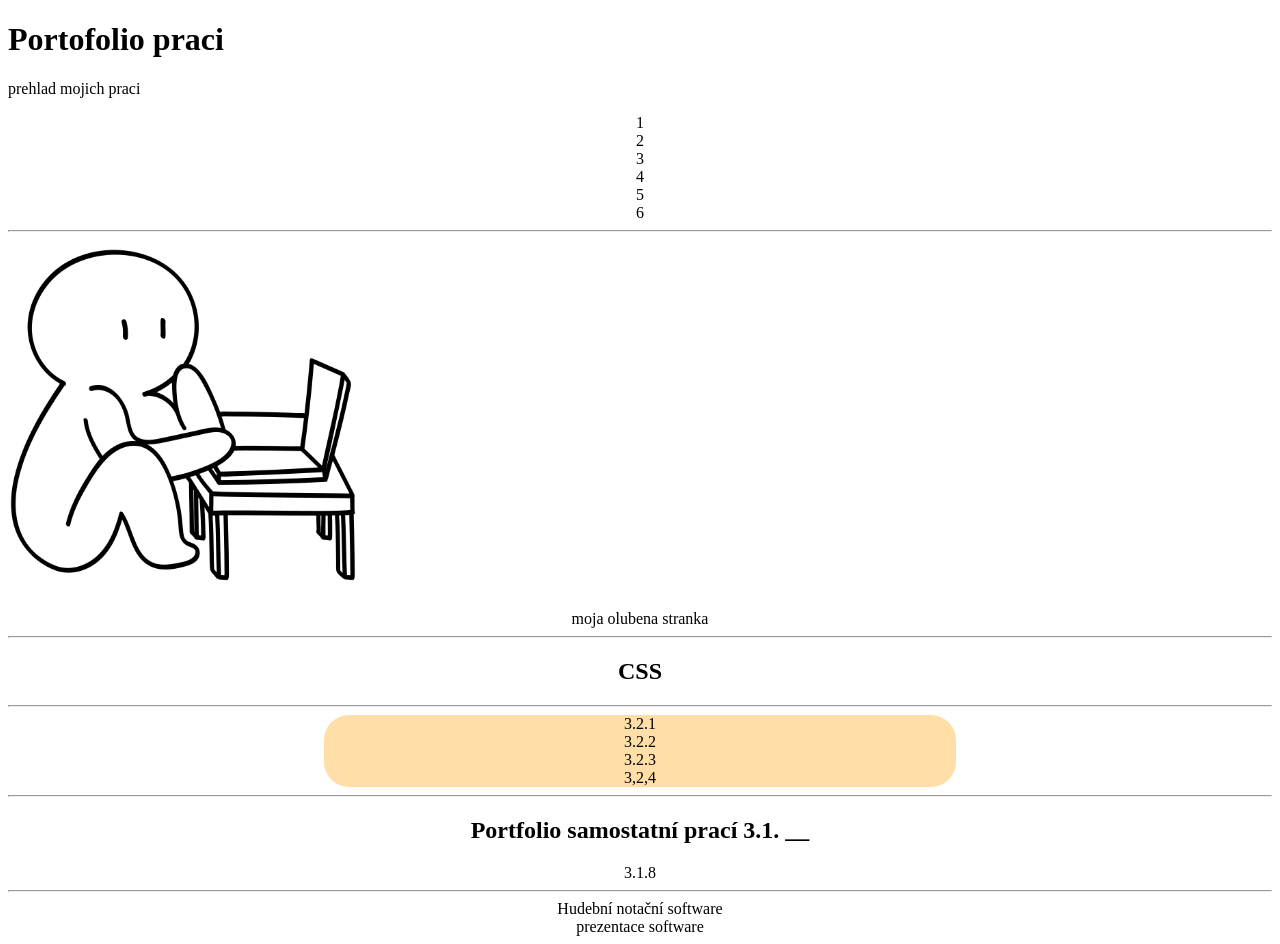
<file: index.html>
<!DOCTYPE html>
<html lang="en">
<head>
    <meta charset="UTF-8">
    <meta name="viewport" content="width=device-width, initial-scale=1.0">
    <title>Document</title>
</head>
<body>
    <h1>Portofolio praci</h1>
    <p>prehlad mojich praci</p>

    <a href="./1/index.html">1</a>
    <a href="./2/index.html">2</a>
    <a href="./3/index.html">3</a>
    <a href="./4/index.html">4</a>
    <a href="./5/index.html">5</a>
    <a href="./6/index.html">6</a>
<hr>

<img src="./assets/worker_7546312.png" alt="nuda" style="width: 350px;">

<p></p>
<a href="https://jankonrad-site.github.io/2025Bio/">moja olubena stranka</a>


<hr>


<style>
    a{
        text-decoration: none;
        display: block;
        color: black;
        text-align: center;
        transition: transform 0.25s ease, color 0.25 ease;
    }
    a:hover{
        text-decoration: underline;
        font-weight: bold;
        transform: scale(1.20);
        color: aqua;
    }
    div{
        background-color: rgb(23136, 223, 167);
        width: 50%;
        margin: 0 auto;
        border-radius: 25px;
        transition: transform 0.25 ease;

    }
div:hover{
    transform: scale(1.20);

}
h2{
    text-align: center;
}


</style>
<body>
    <section>
        <h2>CSS</h2>
        <hr>
        <div>
<a href="./CSS/3.2.1/">3.2.1</a>
<a href="./CSS/3.2.2/">3.2.2</a>
<a href="./CSS/3.2.3/">3.2.3</a>
<a href="./CSS/3,2,4/1/">3,2,4</a>
        </div>
    </section>
    <hr>
    
    <h2>Portfolio samostatní prací 3.1. __</h2>

    <a href="./Portfolio samostatní/3.1.8/">3.1.8</a>
<hr>
<a href="./software poradie/index.html">Hudební notační software</a>
<a href="https://docs.google.com/presentation/d/e/2PACX-1vRqV3uVx35FkVxQKyvuB9GKu3cK5fPmAG4PhpDQk4f-KZfCeaC_UNbjMD3DoI7tKg/pubembed?start=false&loop=false&delayms=3000">prezentace software</a>



</body>

</body>
</html>
</file>
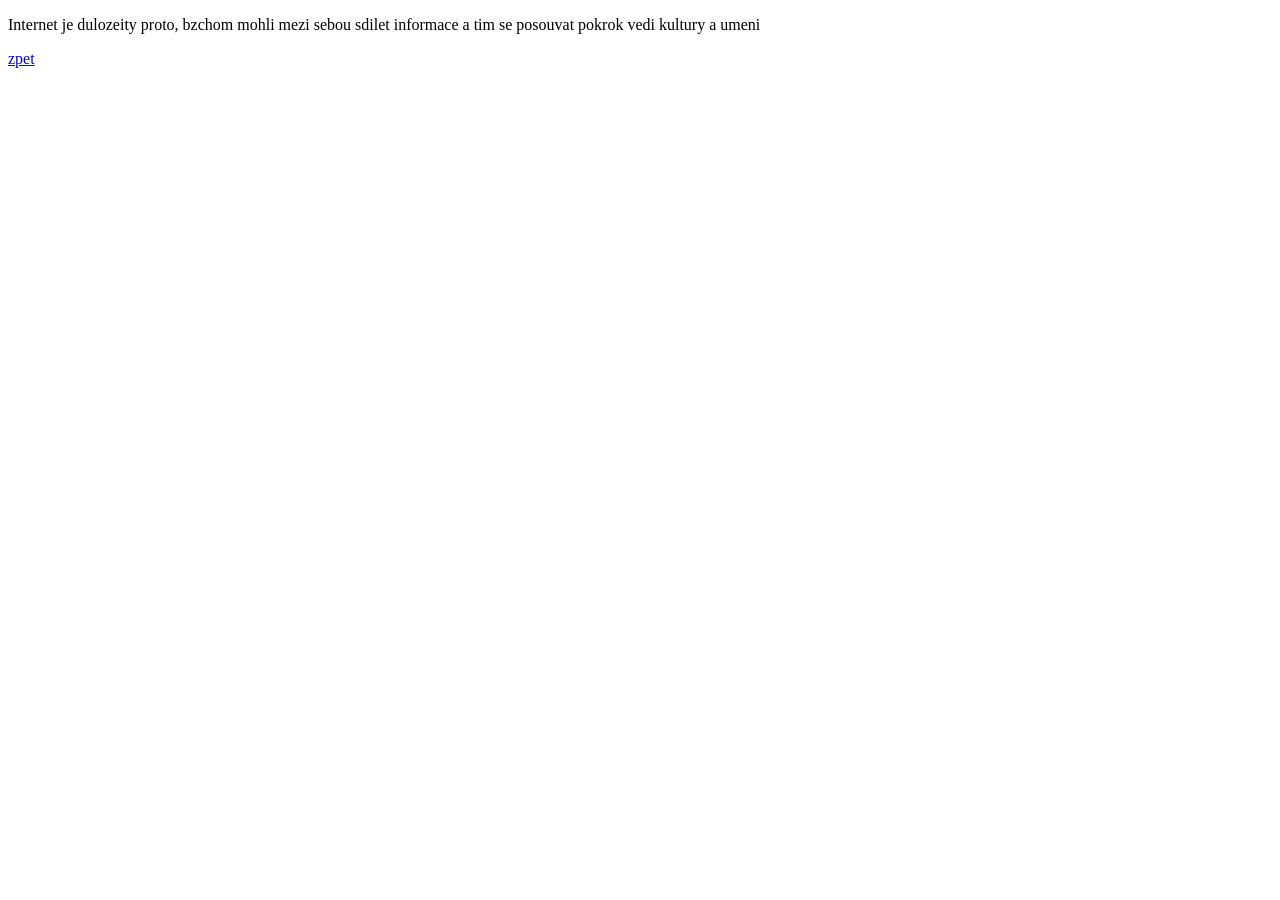
<file: 1/index.html>
<!DOCTYPE html>
<html lang="en">
<head>
    <meta charset="UTF-8">
    <meta name="viewport" content="width=device-width, initial-scale=1.0">
    <title>Document</title>
</head>
<body>
    <p>Internet je dulozeity proto, bzchom mohli mezi sebou sdilet informace a tim se posouvat pokrok vedi kultury a umeni</p>
    <a href="../indexPORTFOLIO.html">zpet</a>
</body>
</html>
</file>
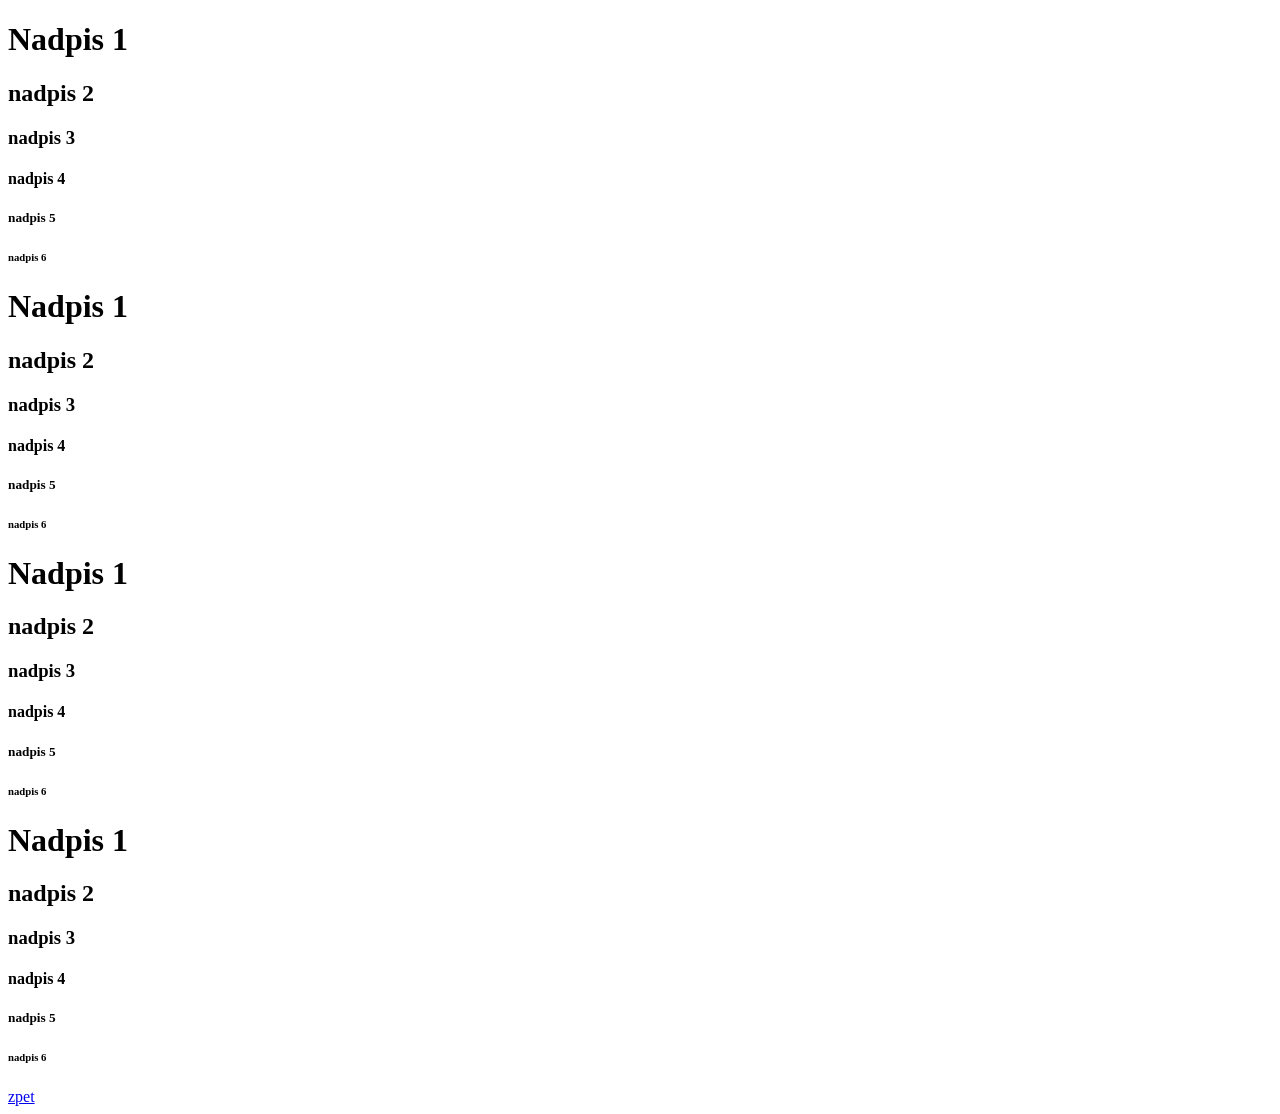
<file: 2/index.html>
<!DOCTYPE html>
<html lang="en">
<head>
    <meta charset="UTF-8">
    <meta name="viewport" content="width=device-width, initial-scale=1.0">
    <title>Document</title>
</head>
<body>
    <h1>Nadpis 1</h1>
    <h2>nadpis 2 </h2>
    <h3>nadpis 3</h3>
    <h4>nadpis 4</h4>
    <h5>nadpis 5 </h5>
    <h6>nadpis 6 </h6>

       <h1>Nadpis 1</h1>
    <h2>nadpis 2 </h2>
    <h3>nadpis 3</h3>
    <h4>nadpis 4</h4>
    <h5>nadpis 5 </h5>
    <h6>nadpis 6 </h6>

       <h1>Nadpis 1</h1>
    <h2>nadpis 2 </h2>
    <h3>nadpis 3</h3>
    <h4>nadpis 4</h4>
    <h5>nadpis 5 </h5>
    <h6>nadpis 6 </h6>

       <h1>Nadpis 1</h1>
    <h2>nadpis 2 </h2>
    <h3>nadpis 3</h3>
    <h4>nadpis 4</h4>
    <h5>nadpis 5 </h5>
    <h6>nadpis 6 </h6>


    <a href="../indexPORTFOLIO.html">zpet</a>
</body>
</html>
</file>
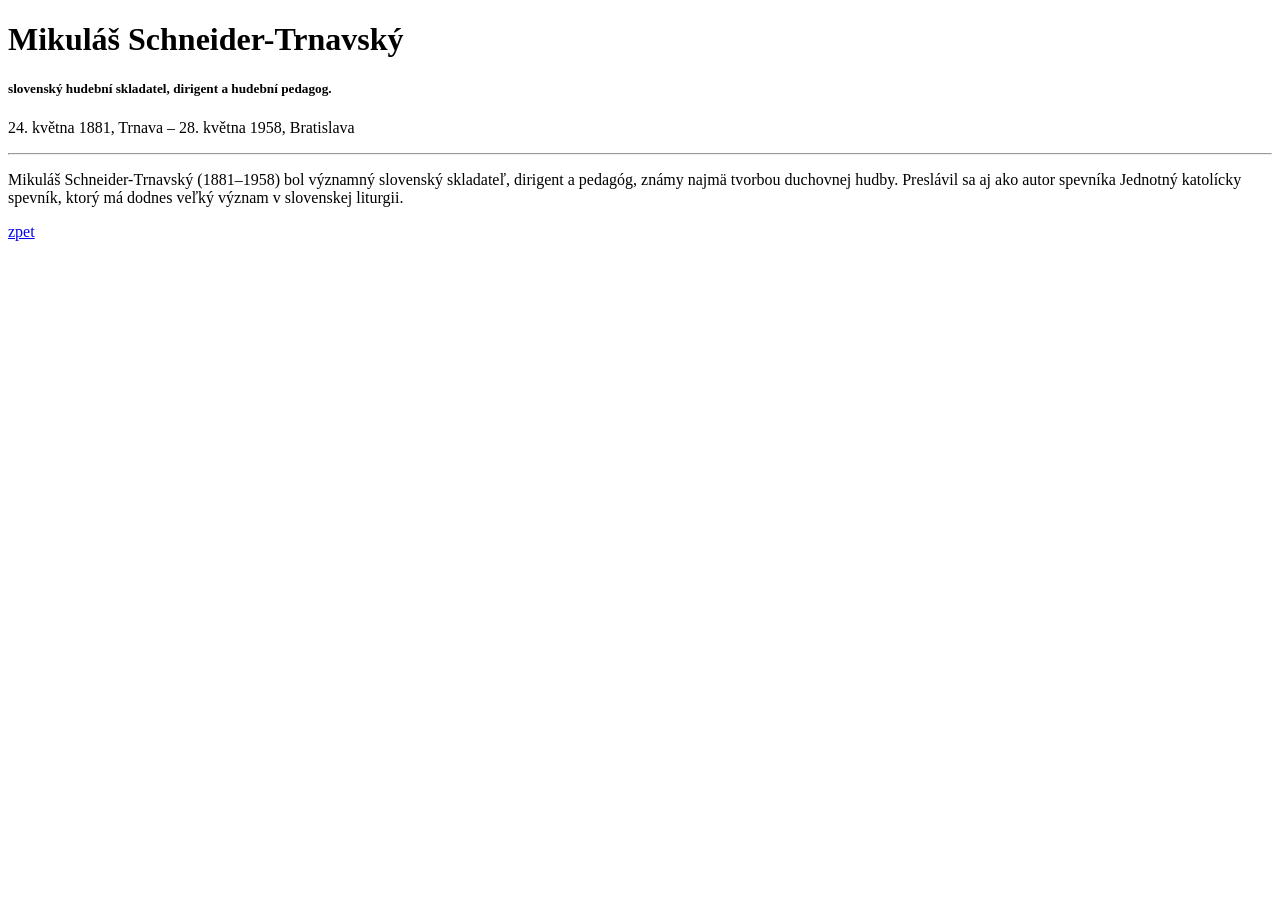
<file: 3/index.html>
<!DOCTYPE html>
<html lang="en">
<head>
    <meta charset="UTF-8">
    <meta name="viewport" content="width=device-width, initial-scale=1.0">
    <title>Document</title>
</head>
<body>
    <h1>Mikuláš Schneider-Trnavský</h1>
    <h5> slovenský hudební skladatel, dirigent a hudební pedagog.</h5>
    <p>24. května 1881, Trnava – 28. května 1958, Bratislava</p>
    <hr>
    <p>Mikuláš Schneider-Trnavský (1881–1958) bol významný slovenský skladateľ, dirigent a pedagóg, známy najmä tvorbou duchovnej hudby.
Preslávil sa aj ako autor spevníka Jednotný katolícky spevník, ktorý má dodnes veľký význam v slovenskej liturgii.</p>

    <a href="../indexPORTFOLIO.html">zpet</a>
</body>
</html>
</file>
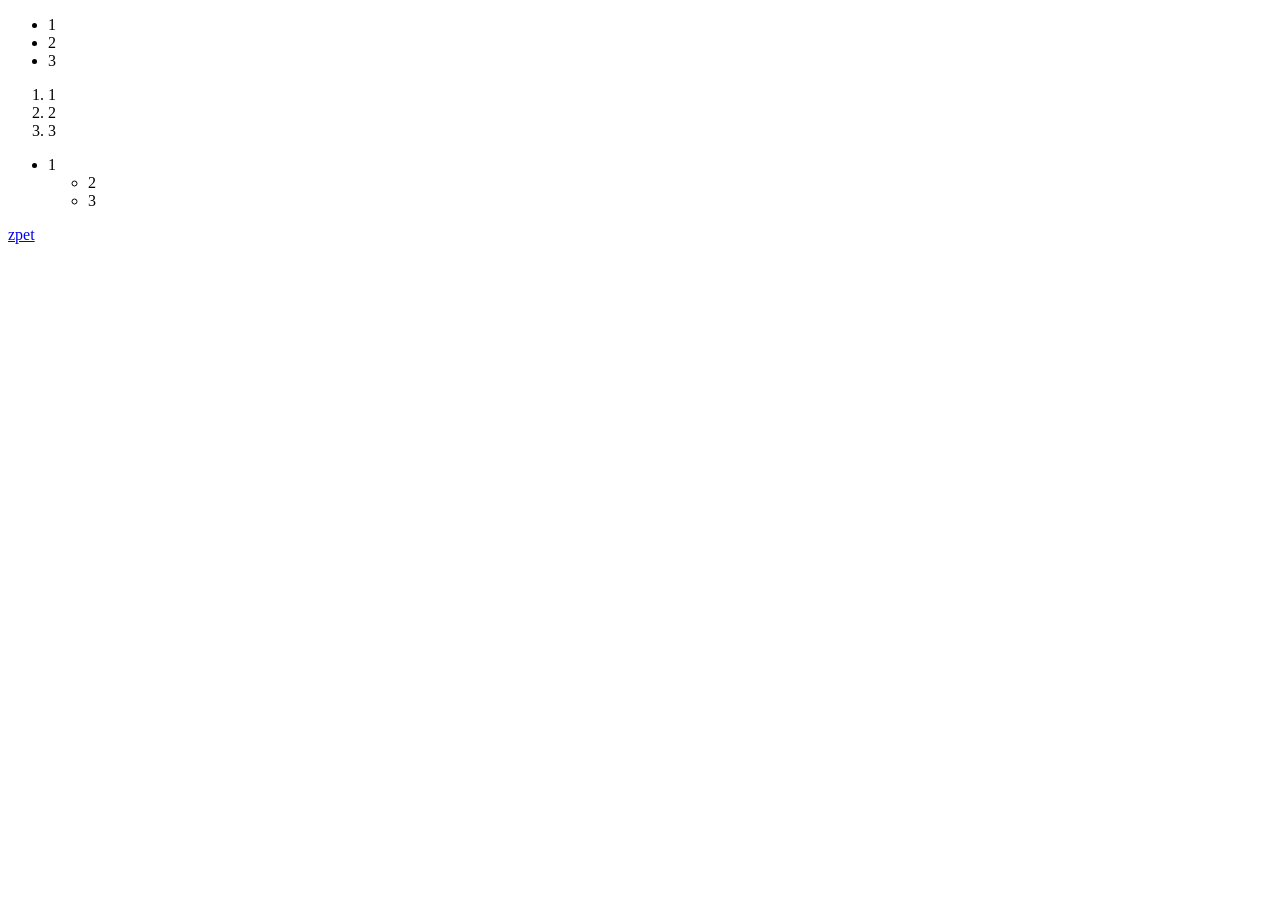
<file: 4/index.html>
<!DOCTYPE html>
<html lang="en">
<head>
    <meta charset="UTF-8">
    <meta name="viewport" content="width=device-width, initial-scale=1.0">
    <title>Document</title>
</head>
<body>
    <ul>
        <li>1</li>
        <li>2</li>
        <li>3</li>
    </ul>
    <ol>
        <li>1</li>
        <li>2</li>
        <li>3</li>
    </ol>
    <ul>
        <li>1</li>
        <ul>
            <li>2</li>
            <li>3</li>
        </ul>
    </ul>

    <a href="../indexPORTFOLIO.html">zpet</a>
</body>
</html>
</file>
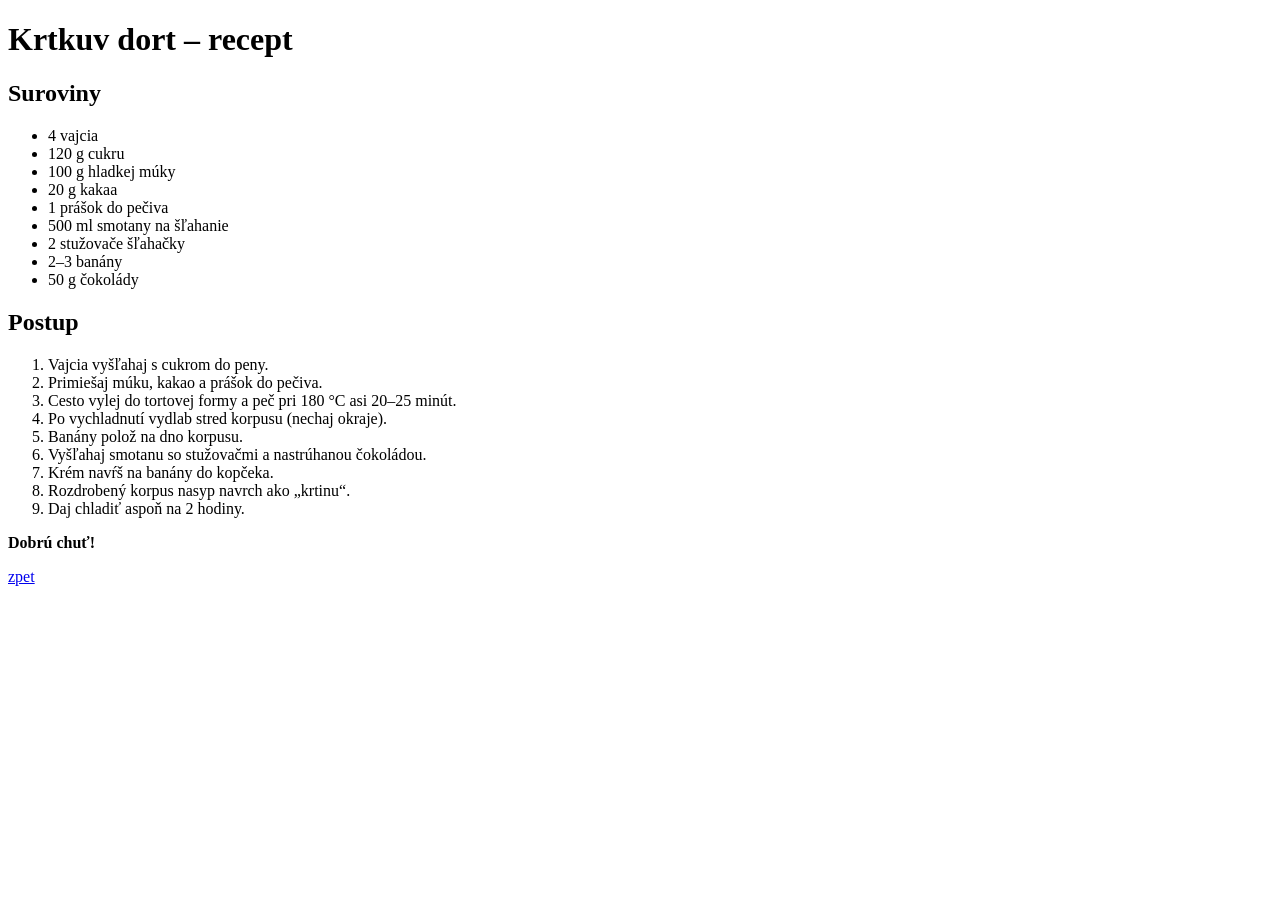
<file: 5/index.html>
<!DOCTYPE html>
<html lang="sk">
<head>
</head>
<body>

    <h1>Krtkuv dort – recept</h1>

    <h2>Suroviny</h2>
    <ul>
        <li>4 vajcia</li>
        <li>120 g cukru</li>
        <li>100 g hladkej múky</li>
        <li>20 g kakaa</li>
        <li>1 prášok do pečiva</li>
        <li>500 ml smotany na šľahanie</li>
        <li>2 stužovače šľahačky</li>
        <li>2–3 banány</li>
        <li>50 g čokolády</li>
    </ul>

    <h2>Postup</h2>
    <ol>
        <li>Vajcia vyšľahaj s cukrom do peny.</li>
        <li>Primiešaj múku, kakao a prášok do pečiva.</li>
        <li>Cesto vylej do tortovej formy a peč pri 180 °C asi 20–25 minút.</li>
        <li>Po vychladnutí vydlab stred korpusu (nechaj okraje).</li>
        <li>Banány polož na dno korpusu.</li>
        <li>Vyšľahaj smotanu so stužovačmi a nastrúhanou čokoládou.</li>
        <li>Krém navŕš na banány do kopčeka.</li>
        <li>Rozdrobený korpus nasyp navrch ako „krtinu“.</li>
        <li>Daj chladiť aspoň na 2 hodiny.</li>
    </ol>

    <p><strong>Dobrú chuť! </strong></p>

    <a href="../indexPORTFOLIO.html">zpet</a>
</div>

</body>
</file>
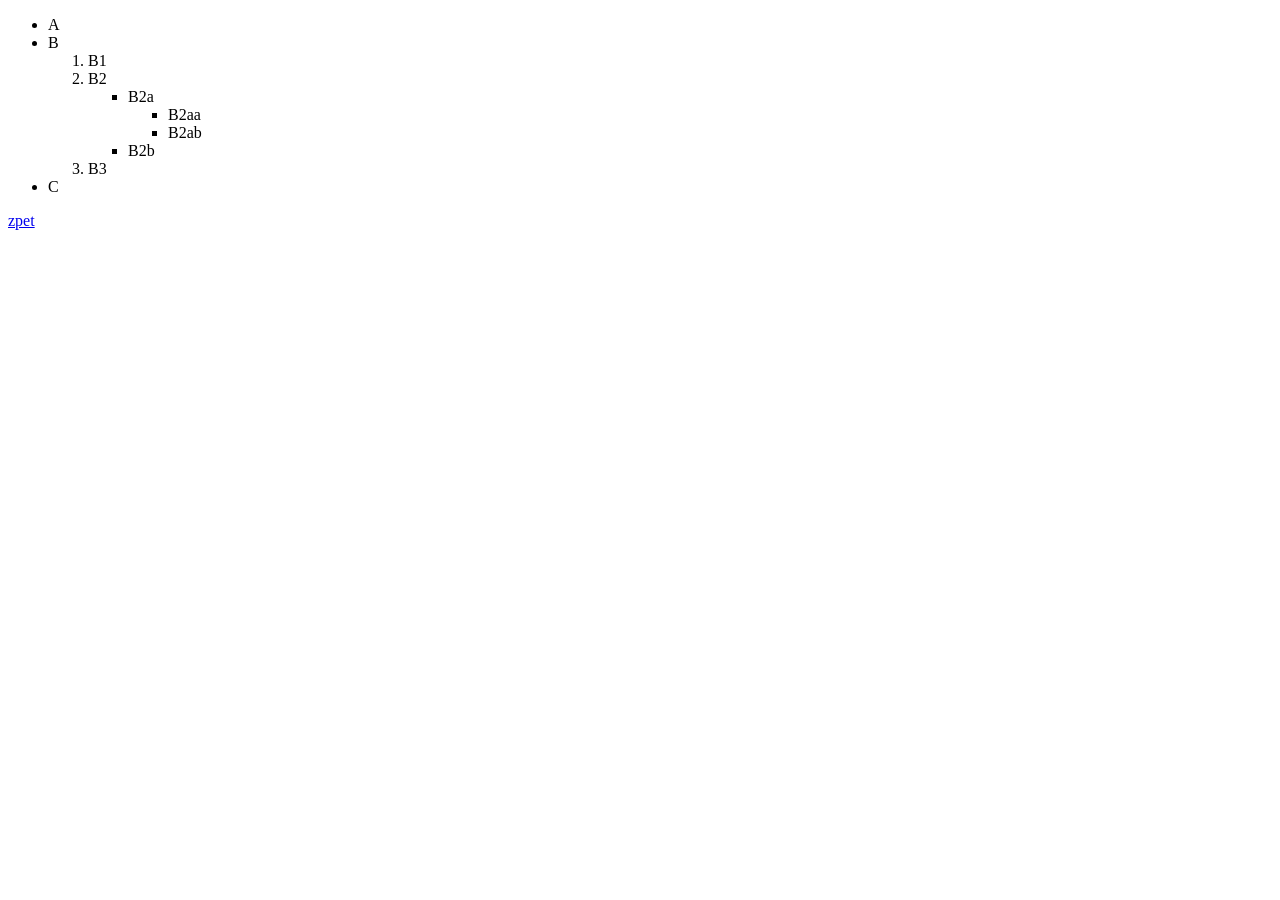
<file: 6/index.html>
<!DOCTYPE html>
<html lang="en">
<head>
    <meta charset="UTF-8">
    <meta name="viewport" content="width=device-width, initial-scale=1.0">
    <title>Document</title>
</head>
<body>
    <ul>
        <li>A</li>
        <li>B</li>
        <ol>
            <li>B1</li>
            <li>B2</li>
                <ul>
                    <li>B2a</li>
                    <ul>
                        <li>B2aa</li>
                        <li>B2ab</li>
                 </ul>                
           <li>B2b</li>
                </ul>
            <li>B3</li>    
        </ol>
        <li>C</li>
    </ul>
<a href="../index.html">zpet</a>
</body>
</html>
</file>
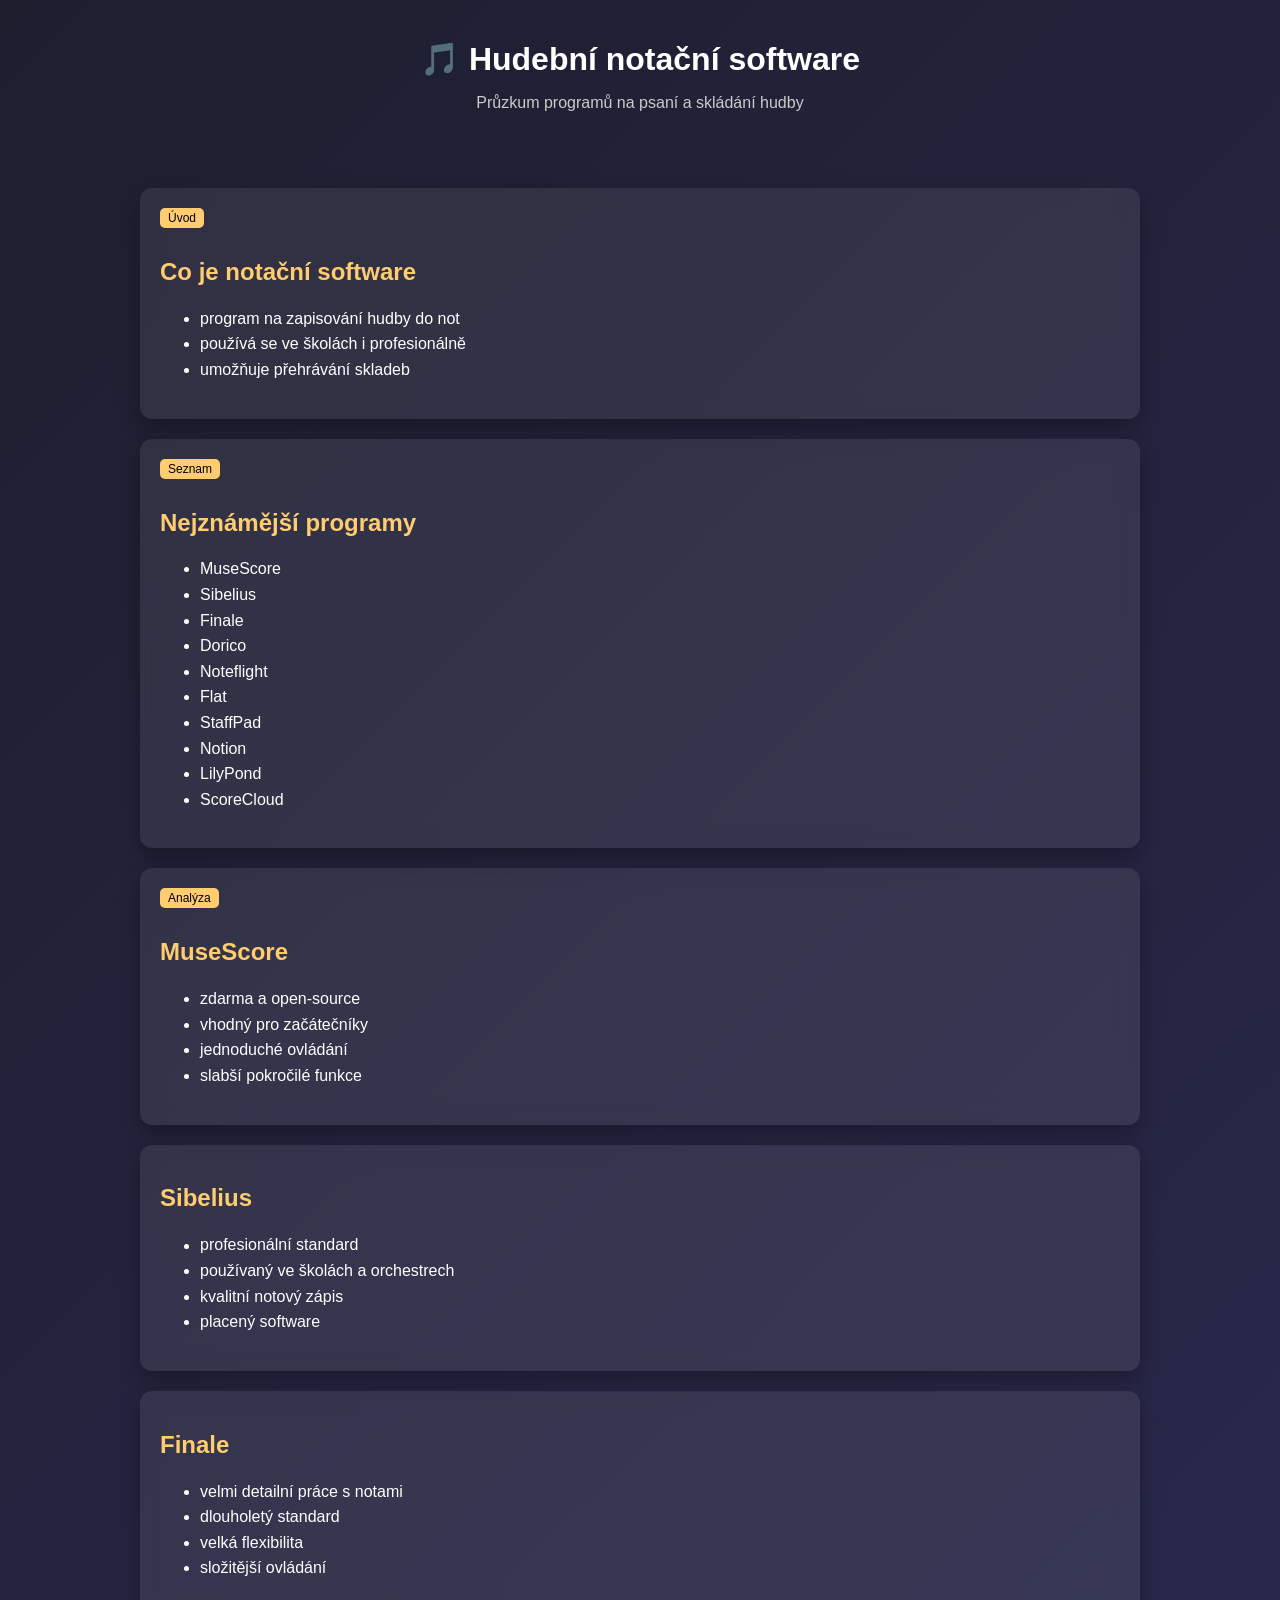
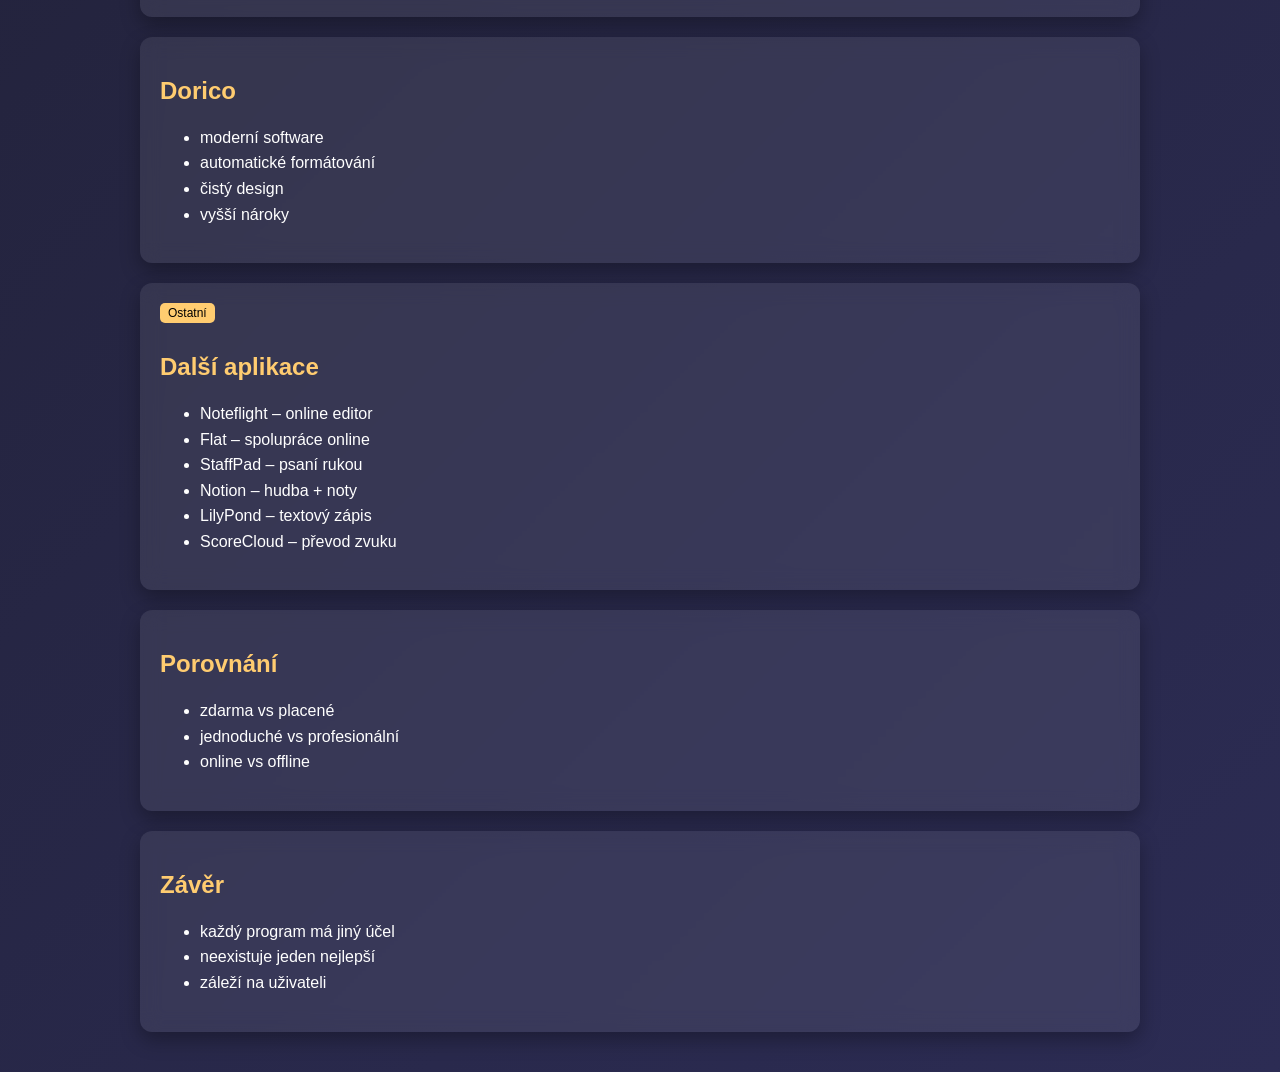
<file: software poradie/index.html>
<!DOCTYPE html>
<html lang="cs">
<head>
<meta charset="UTF-8">
<title>Hudební notační software</title>

<style>
body {
    font-family: Arial, sans-serif;
    margin: 0;
    background: linear-gradient(135deg, #1e1e2f, #2c2c54);
    color: #fff;
}

header {
    text-align: center;
    padding: 40px 20px;
}

header h1 {
    font-size: 32px;
    margin: 0;
}

header p {
    color: #ccc;
}

.container {
    max-width: 1000px;
    margin: auto;
    padding: 20px;
}

.card {
    background: rgba(255,255,255,0.08);
    backdrop-filter: blur(10px);
    padding: 20px;
    margin-bottom: 20px;
    border-radius: 12px;
    box-shadow: 0 8px 20px rgba(0,0,0,0.3);
    transition: transform 0.2s;
}

.card:hover {
    transform: translateY(-5px);
}

h2 {
    color: #ffcc70;
}

ul {
    line-height: 1.6;
}

.tag {
    display: inline-block;
    background: #ffcc70;
    color: #000;
    padding: 3px 8px;
    border-radius: 5px;
    font-size: 12px;
    margin-bottom: 10px;
}
</style>

</head>

<body>

<header>
    <h1>🎵 Hudební notační software</h1>
    <p>Průzkum programů na psaní a skládání hudby</p>
</header>

<div class="container">

<div class="card">
<span class="tag">Úvod</span>
<h2>Co je notační software</h2>
<ul>
<li>program na zapisování hudby do not</li>
<li>používá se ve školách i profesionálně</li>
<li>umožňuje přehrávání skladeb</li>
</ul>
</div>

<div class="card">
<span class="tag">Seznam</span>
<h2>Nejznámější programy</h2>
<ul>
<li>MuseScore</li>
<li>Sibelius</li>
<li>Finale</li>
<li>Dorico</li>
<li>Noteflight</li>
<li>Flat</li>
<li>StaffPad</li>
<li>Notion</li>
<li>LilyPond</li>
<li>ScoreCloud</li>
</ul>
</div>

<div class="card">
<span class="tag">Analýza</span>
<h2>MuseScore</h2>
<ul>
<li>zdarma a open-source</li>
<li>vhodný pro začátečníky</li>
<li>jednoduché ovládání</li>
<li>slabší pokročilé funkce</li>
</ul>
</div>

<div class="card">
<h2>Sibelius</h2>
<ul>
<li>profesionální standard</li>
<li>používaný ve školách a orchestrech</li>
<li>kvalitní notový zápis</li>
<li>placený software</li>
</ul>
</div>

<div class="card">
<h2>Finale</h2>
<ul>
<li>velmi detailní práce s notami</li>
<li>dlouholetý standard</li>
<li>velká flexibilita</li>
<li>složitější ovládání</li>
</ul>
</div>

<div class="card">
<h2>Dorico</h2>
<ul>
<li>moderní software</li>
<li>automatické formátování</li>
<li>čistý design</li>
<li>vyšší nároky</li>
</ul>
</div>

<div class="card">
<span class="tag">Ostatní</span>
<h2>Další aplikace</h2>
<ul>
<li>Noteflight – online editor</li>
<li>Flat – spolupráce online</li>
<li>StaffPad – psaní rukou</li>
<li>Notion – hudba + noty</li>
<li>LilyPond – textový zápis</li>
<li>ScoreCloud – převod zvuku</li>
</ul>
</div>

<div class="card">
<h2>Porovnání</h2>
<ul>
<li>zdarma vs placené</li>
<li>jednoduché vs profesionální</li>
<li>online vs offline</li>
</ul>
</div>

<div class="card">
<h2>Závěr</h2>
<ul>
<li>každý program má jiný účel</li>
<li>neexistuje jeden nejlepší</li>
<li>záleží na uživateli</li>
</ul>
</div>

</div>

</body>
</html>
</file>
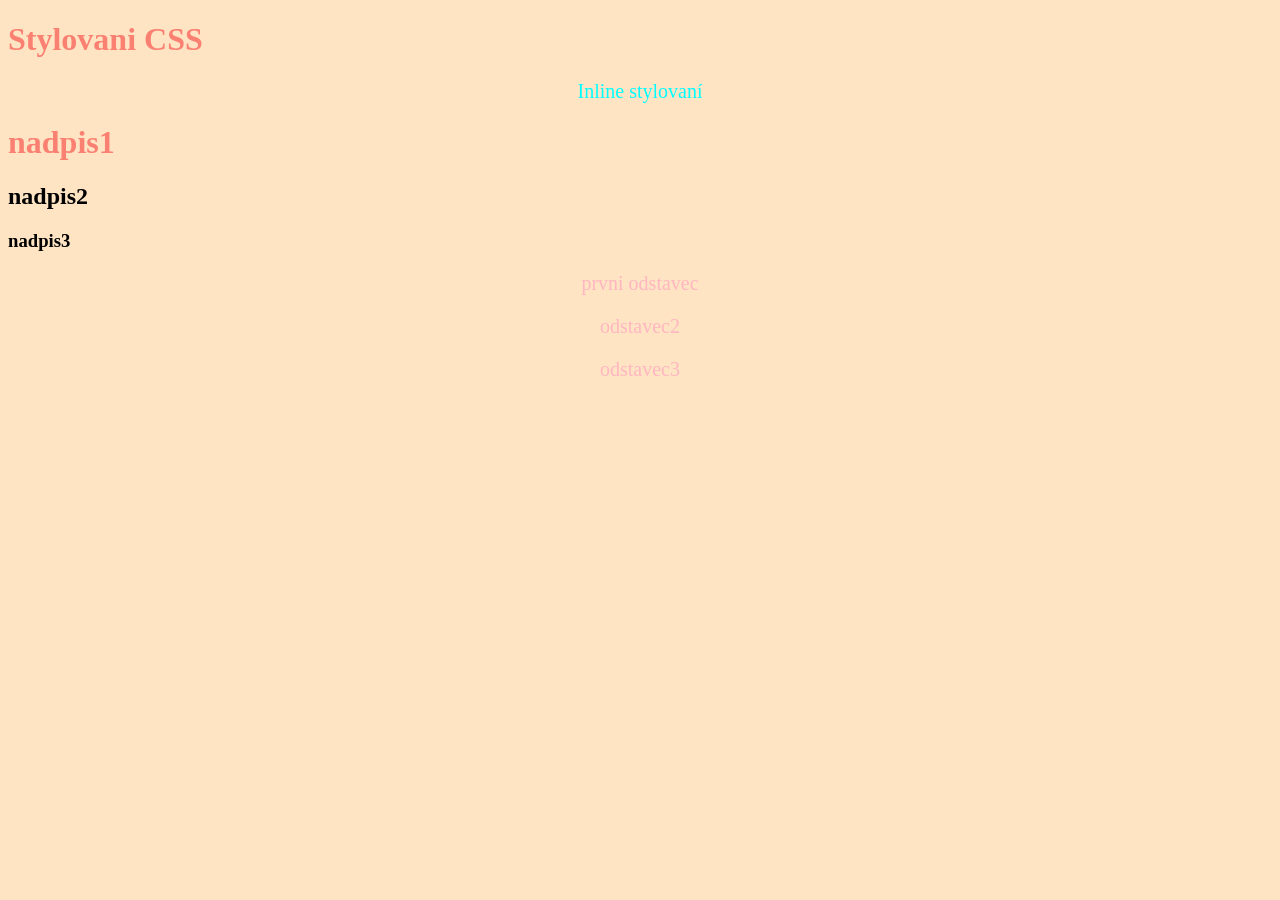
<file: CSS/1/index.html>
<!DOCTYPE html>
<html lang="en">

<head>
    <link rel="stylesheet" href="./style.css">
    <meta charset="UTF-8">
    <meta name="viewport" content="width=device-width, initial-scale=1.0">
    <title>Document</title>
</head>
<style>
    h1 {
        color: salmon;
    }
</style>

<body>
    <h1>Stylovani CSS</h1>

    <p style="color: aqua;">Inline stylovaní </p>

    <h1>nadpis1</h1>
    <h2>nadpis2</h2>
    <h3>nadpis3</h3>

    <p>prvni odstavec</p>
    <p>odstavec2</p>
    <p>odstavec3</p>



</body>

</html>
</file>
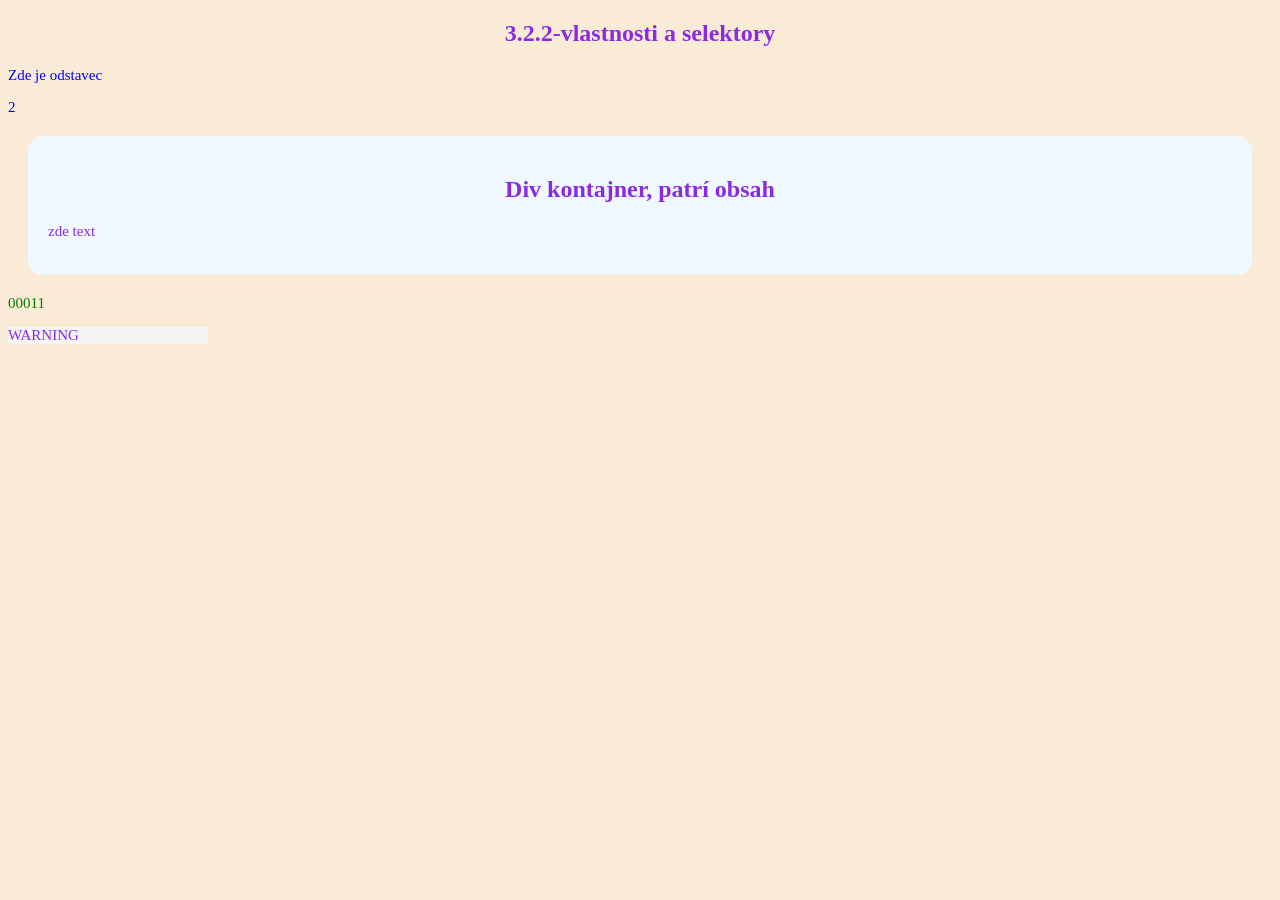
<file: CSS/3.2.2/index.html>
<!DOCTYPE html>
<html lang="en">
<head>
    <link rel="stylesheet" href="./style.css">
    <meta charset="UTF-8">
    <meta name="viewport" content="width=device-width, initial-scale=1.0">
    <title>Document</title>
</head>
<body>
    <h2>3.2.2-vlastnosti a selektory</h2>
    <p>Zde je odstavec</p>
    <p>2</p>


    <div>
        <h2>Div kontajner, patrí obsah</h2>
        <p>zde text</p>
    </div>



    <p  class="info">00011</p>

    <p  class="warning">WARNING</p>

</body>
</html>
</file>
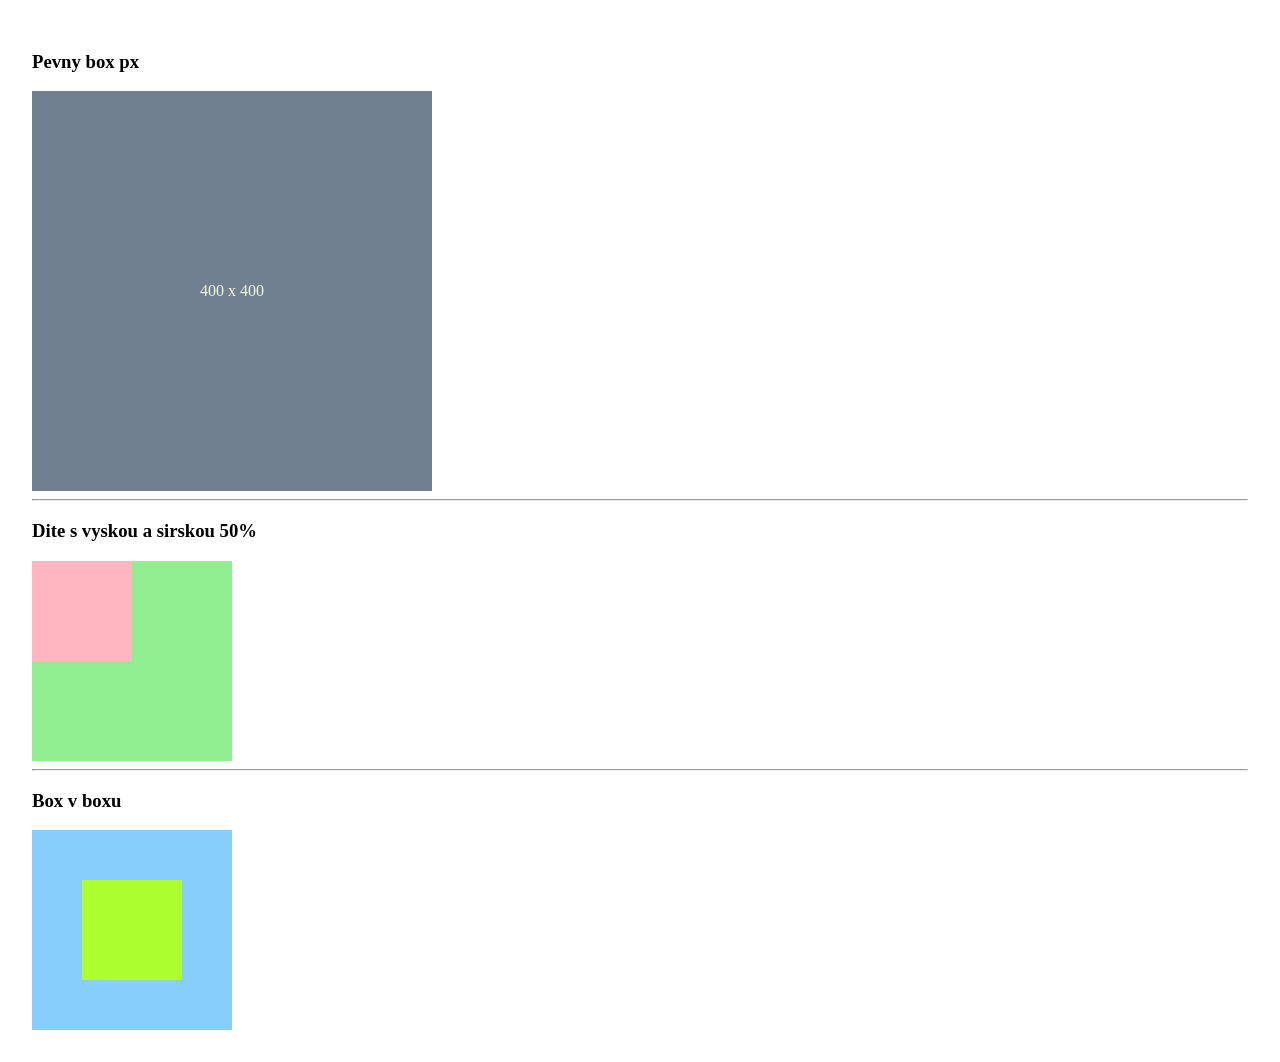
<file: CSS/3.2.3/index.html>
<!DOCTYPE html>
<html lang="en">
<head>
    <link rel="stylesheet" href="./style.css">
    <meta charset="UTF-8">
    
<body>
    <section>
        <h3>Pevny box px</h3>
        <div  class="example">400 x 400</div>
        <hr>
        <h3>Dite s vyskou a sirskou 50%</h3>
        <div  class="parent">
            <div  class="child"></div>
        </div>

        <hr>

        <h3>Box v boxu</h3>
        <div  class="example2">
             <div  class="example3"></div>
        </div>
       
    </section>


</body>
</html>
</file>
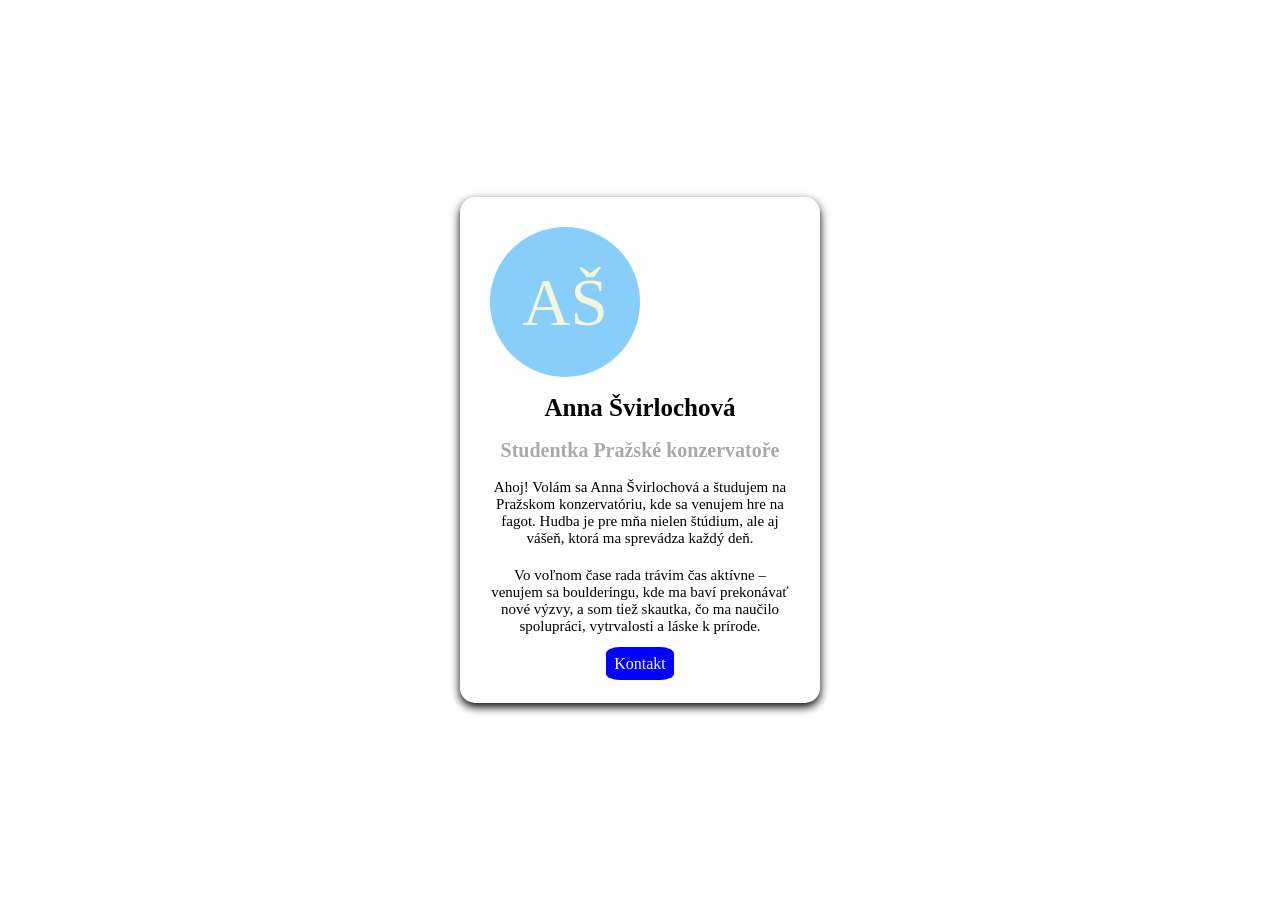
<file: Portfolio samostatní/2/index.html>
<!DOCTYPE html>
<html lang="en">
<head>
    <meta charset="UTF-8">
    <link rel="stylesheet" href="style.css">
</head>
<body>

<div class="profil">
    
    <div class="profilovka">AŠ</div>

    <h1>Anna Švirlochová</h1>
    <h2>Studentka Pražské konzervatoře</h2>

    
    <p>
        Ahoj! Volám sa Anna Švirlochová a študujem na Pražskom konzervatóriu,
        kde sa venujem hre na fagot. Hudba je pre mňa nielen štúdium,
        ale aj vášeň, ktorá ma sprevádza každý deň. 
    </p>

    <p>
        Vo voľnom čase rada trávim čas aktívne – 
        venujem sa boulderingu,
        kde ma baví prekonávať nové výzvy, a som tiež skautka,
        čo ma naučilo spolupráci, vytrvalosti a láske k prírode.
    </p>

    <a href="https://jankonrad-site.github.io/2025Bio/learn.jankonrad.com/index.html#section3-2-4" class="kontakt">Kontakt</a>

</div>

</body>
</html>
</file>
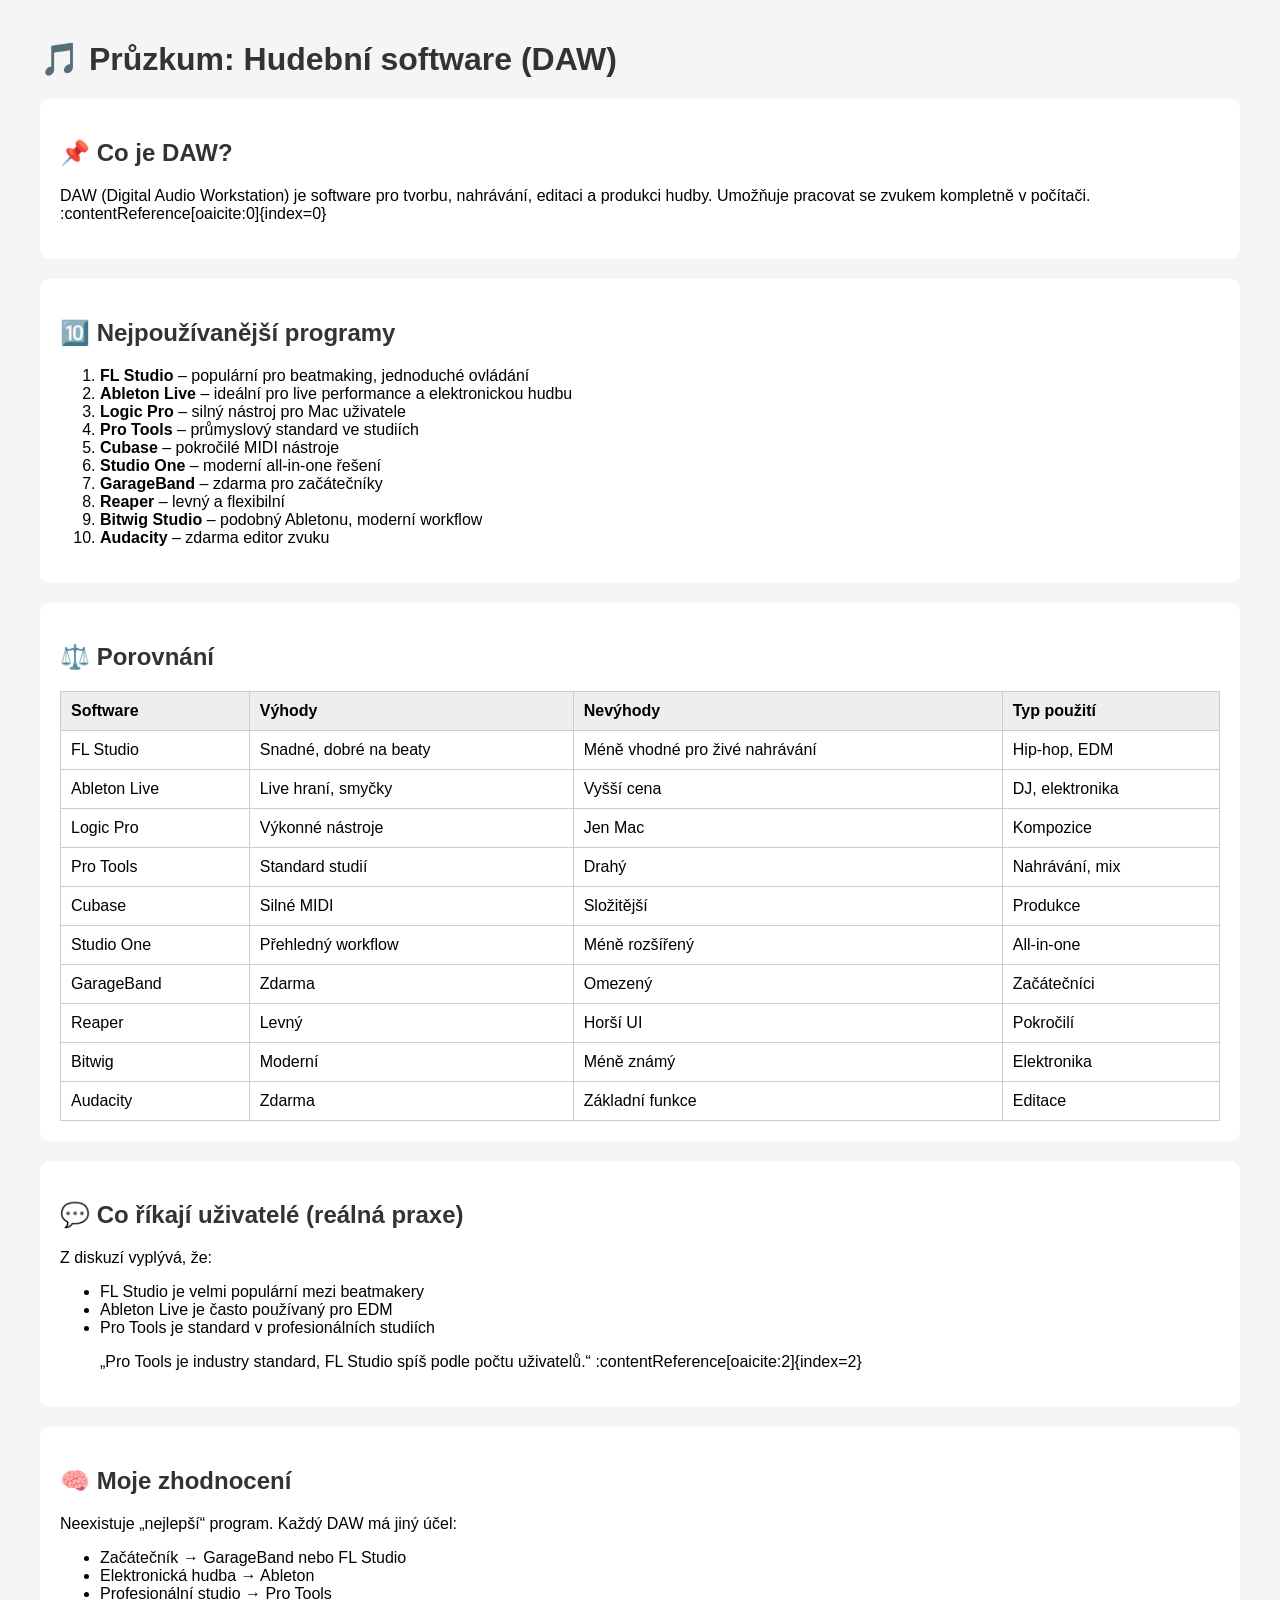
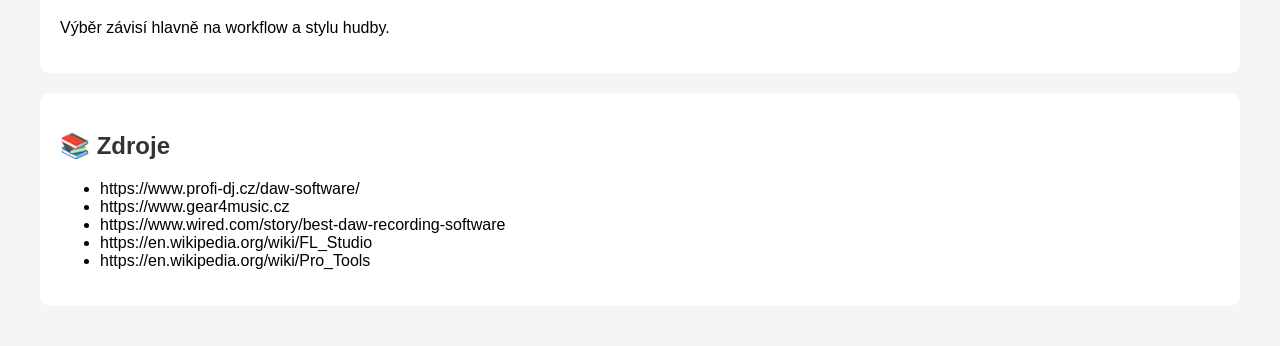
<file: Portfolio samostatní/3.1.7/index.html>
<!DOCTYPE html>
<html lang="cs">
<head>
<meta charset="UTF-8">
<title>Průzkum hudebního software (DAW)</title>
<style>
body { font-family: Arial; margin: 40px; background:#f5f5f5; }
h1, h2 { color:#333; }
.section { background:white; padding:20px; margin-bottom:20px; border-radius:10px; }
table { width:100%; border-collapse: collapse; }
th, td { border:1px solid #ccc; padding:10px; text-align:left; }
th { background:#eee; }
</style>
</head>

<body>

<h1>🎵 Průzkum: Hudební software (DAW)</h1>

<div class="section">
<h2>📌 Co je DAW?</h2>
<p>DAW (Digital Audio Workstation) je software pro tvorbu, nahrávání, editaci a produkci hudby. Umožňuje pracovat se zvukem kompletně v počítači. :contentReference[oaicite:0]{index=0}</p>
</div>

<div class="section">
<h2>🔟 Nejpoužívanější programy</h2>

<ol>
<li><b>FL Studio</b> – populární pro beatmaking, jednoduché ovládání</li>
<li><b>Ableton Live</b> – ideální pro live performance a elektronickou hudbu</li>
<li><b>Logic Pro</b> – silný nástroj pro Mac uživatele</li>
<li><b>Pro Tools</b> – průmyslový standard ve studiích</li>
<li><b>Cubase</b> – pokročilé MIDI nástroje</li>
<li><b>Studio One</b> – moderní all-in-one řešení</li>
<li><b>GarageBand</b> – zdarma pro začátečníky</li>
<li><b>Reaper</b> – levný a flexibilní</li>
<li><b>Bitwig Studio</b> – podobný Abletonu, moderní workflow</li>
<li><b>Audacity</b> – zdarma editor zvuku</li>
</ol>


</div>

<div class="section">
<h2>⚖️ Porovnání</h2>

<table>
<tr>
<th>Software</th>
<th>Výhody</th>
<th>Nevýhody</th>
<th>Typ použití</th>
</tr>

<tr>
<td>FL Studio</td>
<td>Snadné, dobré na beaty</td>
<td>Méně vhodné pro živé nahrávání</td>
<td>Hip-hop, EDM</td>
</tr>

<tr>
<td>Ableton Live</td>
<td>Live hraní, smyčky</td>
<td>Vyšší cena</td>
<td>DJ, elektronika</td>
</tr>

<tr>
<td>Logic Pro</td>
<td>Výkonné nástroje</td>
<td>Jen Mac</td>
<td>Kompozice</td>
</tr>

<tr>
<td>Pro Tools</td>
<td>Standard studií</td>
<td>Drahý</td>
<td>Nahrávání, mix</td>
</tr>

<tr>
<td>Cubase</td>
<td>Silné MIDI</td>
<td>Složitější</td>
<td>Produkce</td>
</tr>

<tr>
<td>Studio One</td>
<td>Přehledný workflow</td>
<td>Méně rozšířený</td>
<td>All-in-one</td>
</tr>

<tr>
<td>GarageBand</td>
<td>Zdarma</td>
<td>Omezený</td>
<td>Začátečníci</td>
</tr>

<tr>
<td>Reaper</td>
<td>Levný</td>
<td>Horší UI</td>
<td>Pokročilí</td>
</tr>

<tr>
<td>Bitwig</td>
<td>Moderní</td>
<td>Méně známý</td>
<td>Elektronika</td>
</tr>

<tr>
<td>Audacity</td>
<td>Zdarma</td>
<td>Základní funkce</td>
<td>Editace</td>
</tr>

</table>
</div>

<div class="section">
<h2>💬 Co říkají uživatelé (reálná praxe)</h2>

<p>
Z diskuzí vyplývá, že:
</p>

<ul>
<li>FL Studio je velmi populární mezi beatmakery</li>
<li>Ableton Live je často používaný pro EDM</li>
<li>Pro Tools je standard v profesionálních studiích</li>
</ul>

<blockquote>
„Pro Tools je industry standard, FL Studio spíš podle počtu uživatelů.“ :contentReference[oaicite:2]{index=2}
</blockquote>

</div>

<div class="section">
<h2>🧠 Moje zhodnocení</h2>

<p>
Neexistuje „nejlepší“ program. Každý DAW má jiný účel:
</p>

<ul>
<li>Začátečník → GarageBand nebo FL Studio</li>
<li>Elektronická hudba → Ableton</li>
<li>Profesionální studio → Pro Tools</li>
</ul>

<p>
Výběr závisí hlavně na workflow a stylu hudby.
</p>

</div>

<div class="section">
<h2>📚 Zdroje</h2>

<ul>
<li>https://www.profi-dj.cz/daw-software/</li>
<li>https://www.gear4music.cz</li>
<li>https://www.wired.com/story/best-daw-recording-software</li>
<li>https://en.wikipedia.org/wiki/FL_Studio</li>
<li>https://en.wikipedia.org/wiki/Pro_Tools</li>

</ul>

</div>

</body>
</html>
</file>
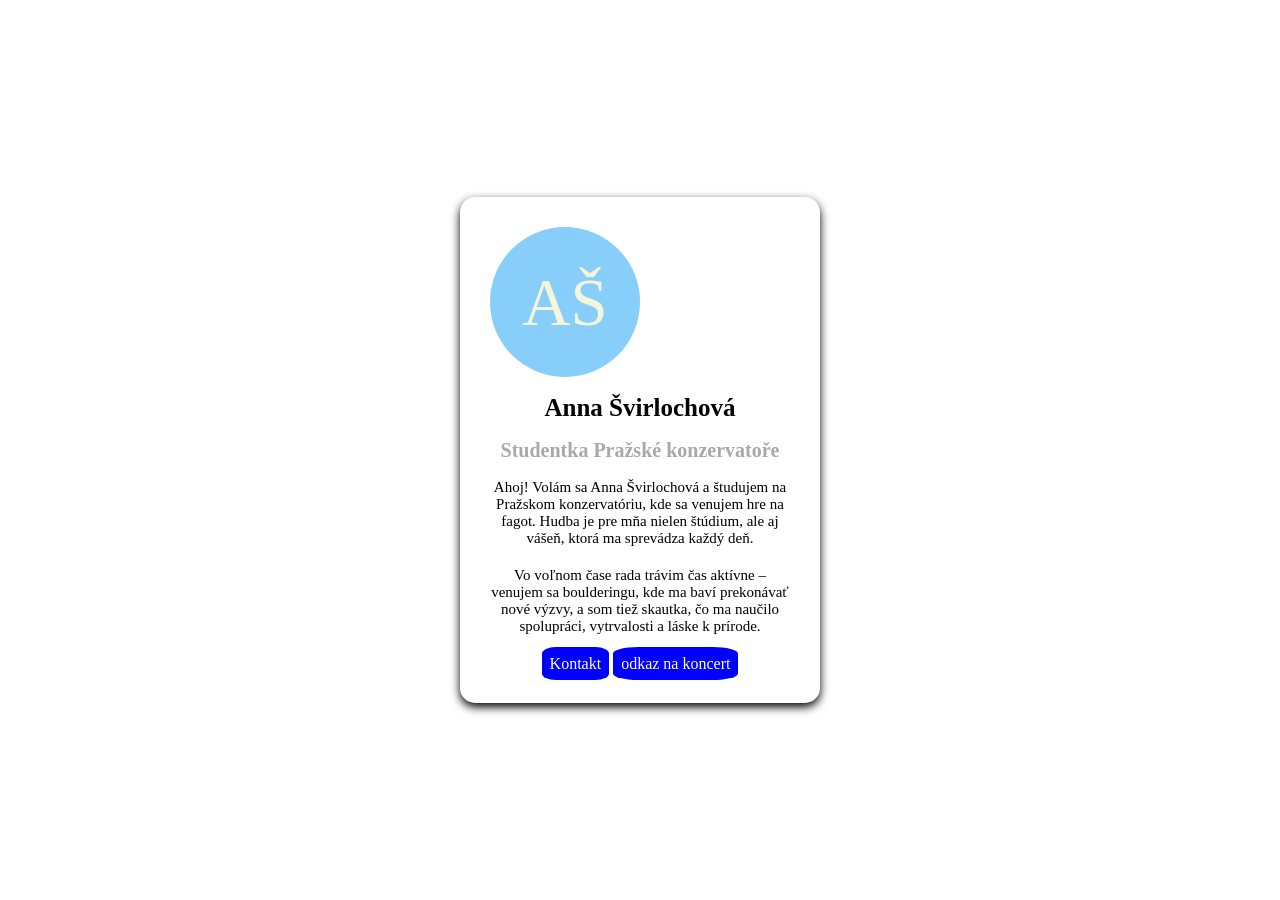
<file: Portfolio samostatní/3.1.8/index.html>
<!DOCTYPE html>
<html lang="en">
<head>
    <meta charset="UTF-8">
    <link rel="stylesheet" href="style.css">
</head>
<body>

<div class="profil">
    
    <div class="profilovka">AŠ</div>

    <h1>Anna Švirlochová</h1>
    <h2>Studentka Pražské konzervatoře</h2>

    
    <p>
        Ahoj! Volám sa Anna Švirlochová a študujem na Pražskom konzervatóriu,
        kde sa venujem hre na fagot. Hudba je pre mňa nielen štúdium,
        ale aj vášeň, ktorá ma sprevádza každý deň. 
    </p>

    <p>
        Vo voľnom čase rada trávim čas aktívne – 
        venujem sa boulderingu,
        kde ma baví prekonávať nové výzvy, a som tiež skautka,
        čo ma naučilo spolupráci, vytrvalosti a láske k prírode.
    </p>

    <a href="https://jankonrad-site.github.io/2025Bio/learn.jankonrad.com/index.html#section3-2-4" class="kontakt">Kontakt</a>
    <a href="https://youtu.be/dQw4w9WgXcQ?si=fL4J2RJF2Q3CdMfb" class="kontakt">odkaz na koncert</a>
</div>

</body>
</html>
</file>
<file: CSS/1/style.css>
p {
    color: lightpink;
    font-size: 20px;
    text-align: center;
}


body {

background-color: bisque;

}
</file>
<file: CSS/3.2.2/style.css>
body{
    background-color: antiquewhite;
font: arial
}

p{
    color: blue;
    font-size: 15px;
}

h1, h2{
    color: blueviolet;
    text-align: center;
}

div{
    background-color: aliceblue;
    margin: 20px;
    padding: 20px;
    border-radius: 15px;
}

.info{
    color: green;
}

.warning{
    color: red;
    background-color: whitesmoke;
    width: 200px;
}

p:last-child{
    color: blueviolet;
}
</file>
<file: CSS/3.2.3/style.css>
body{
    margin: 0;
    padding: 0;
    font-family: Cambria, Cochin, Georgia, Times, 'Times New Roman', serif;
}
section{
    margin: 16px;
    padding: 16px;
}

.example{
    width: 400px;
    height: 400px;
    background: slategrey;
    color: beige;
    display: grid;
    place-items: center;
}

.parent{
    background-color: lightgreen;
    height: 200px;
    width: 200px;

}


.child {
    background-color: lightpink;
    width: 50%;
    height: 50%;
}

.example2{
    width: 200px;
    height: 200px;
    background: lightskyblue;
    display: grid;
    place-items: center;
}


.example3{
    width: 50%;
    height: 50%;
    background: greenyellow;

}
</file>
<file: Portfolio samostatní/2/style.css>
body {
    margin: 0;
    padding: 0;
    display: flex;
    align-items: center;
    height: 100vh;
    justify-content: center;
}

.profil {
    background: white;
    padding: 30px;
    width: 300px;
    border-radius: 15px;
    text-align: center;
    box-shadow: 0 4px 10px;
    place-items: center;
}


.profilovka {
    width: 150px;
    height: 150px;
    background: lightskyblue;
    border-radius: 50%;
    color: beige;
    font-size: 67px;
    display: grid;
    place-items: center;
}

h1 {
    font-size: 25px;
}

h2 {
    font-size: 20px;
    color: darkgrey;
}

p {
    font-size: 15px;
    text-align: center;
    margin-bottom: 20px;
}

.kontakt {
    text-decoration: none; 
    background-color: blue;
    color: white;
    padding: 8px;
    border-radius: 20%;  
}
</file>
<file: Portfolio samostatní/3.1.8/style.css>
body {
    margin: 0;
    padding: 0;
    display: flex;
    align-items: center;
    height: 100vh;
    justify-content: center;
}

.profil {
    background: white;
    padding: 30px;
    width: 300px;
    border-radius: 15px;
    text-align: center;
    box-shadow: 0 4px 10px;
    place-items: center;
}


.profilovka {
    width: 150px;
    height: 150px;
    background: lightskyblue;
    border-radius: 50%;
    color: beige;
    font-size: 67px;
    display: grid;
    place-items: center;
}

h1 {
    font-size: 25px;
}

h2 {
    font-size: 20px;
    color: darkgrey;
}

p {
    font-size: 15px;
    text-align: center;
    margin-bottom: 20px;
}

.kontakt {
    text-decoration: none; 
    background-color: blue;
    color: white;
    padding: 8px;
    border-radius: 20%;  
}
</file>
